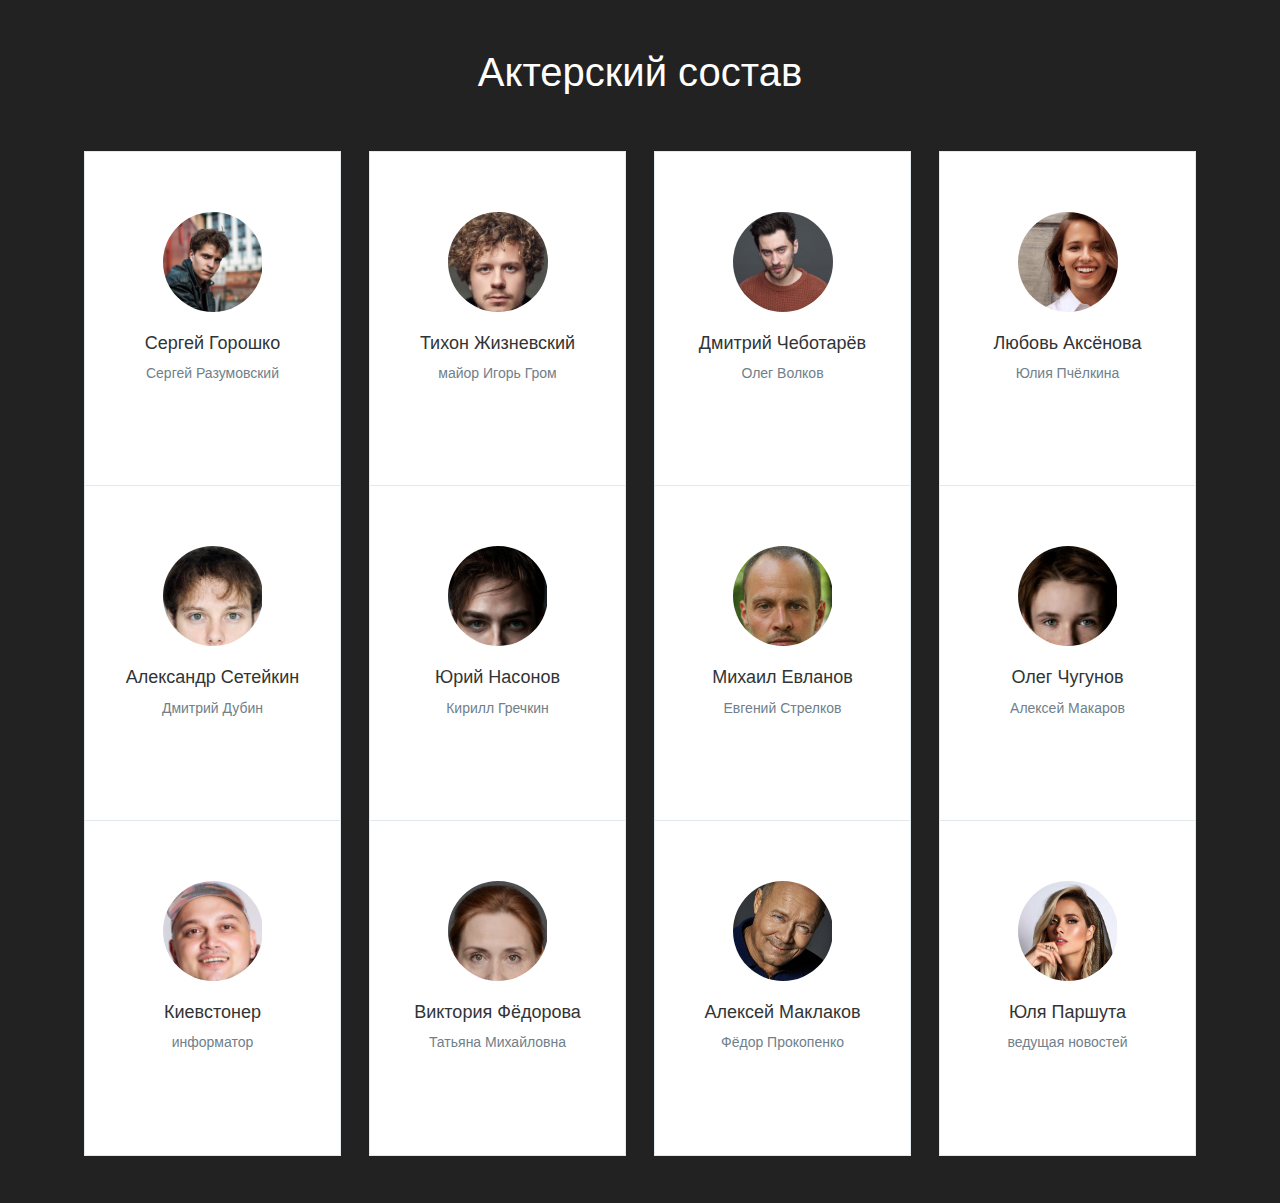
<file: index3.html>
<!DOCTYPE html>
<html>
<head>

  <title>Топ фильм_актеры фильма</title>
  <link href="https://stackpath.bootstrapcdn.com/bootstrap/4.3.1/css/bootstrap.min.css" rel="stylesheet">
  <link rel="stylesheet" href="https://cdnjs.cloudflare.com/ajax/libs/font-awesome/4.7.0/css/font-awesome.min.css">
  <link rel="stylesheet" type="text/css" href="main3.css">
  <link rel="shortcut icon" href="favicon.ico" type="image/x-icon">
  <link rel="icon" href="favicon.ico" type="image/x-icon">
</head>
<body>
<header class="text-center py-5">
<div class="container">
  <h1 class="font-weight-light">Актерский состав</h1>
</div>
</header>
<section class="team pb-5">
  <div class="container">
    <div class="row">
      <div class="col-md-3 col-sm-6 text-center">
        <div class="box">
          <div class="avtar">
            <img class="img-fluid" src="img/s.jpg">
          </div>
          <div class="box_content">
            <h3 class="title">Сергей Горошко</h3>
            <span class="post">Сергей Разумовский
</span>
          </div>
          <ul class="icons">
            <li><a href="#"><i class="fa fa-facebook"></i></a></li>
            <li><a href="#"><i class="fa fa-twitter"></i></a></li>
            <li><a href="#"><i class="fa fa-instagram"></i></a></li>
          </ul>
        </div>
      </div>
      <div class="col-md-3 col-sm-6 text-center">
        <div class="box">
          <div class="avtar">
            <img class="img-fluid" src="img/t.jpg">
          </div>
          <div class="box_content">
            <h3 class="title">
Тихон Жизневский</h3>
            <span class="post">майор Игорь Гром
</span>
          </div>
          <ul class="icons">
            <li><a href="#"><i class="fa fa-facebook"></i></a></li>
            <li><a href="#"><i class="fa fa-twitter"></i></a></li>
            <li><a href="#"><i class="fa fa-linkedin-square"></i></a></li>
          </ul>
        </div>
      </div>
      <div class="col-md-3 col-sm-6 text-center">
        <div class="box">
          <div class="avtar">
            <img class="img-fluid" src="img/d.jpg">
          </div>
          <div class="box_content">
            <h3 class="title">
Дмитрий Чеботарёв
</h3>
            <span class="post">Олег Волков</span>
          </div>
          <ul class="icons">
            <li><a href="#"><i class="fa fa-facebook"></i></a></li>
            <li><a href="#"><i class="fa fa-twitter"></i></a></li>
            <li><a href="#"><i class="fa fa-linkedin-square"></i></a></li>
          </ul>
        </div>
      </div>
      <div class="col-md-3 col-sm-6 text-center">
        <div class="box">
          <div class="avtar">
            <img class="img-fluid" src="img/lk.jpg">
          </div>
          <div class="box_content">
            <h3 class="title">
Любовь Аксёнова

</h3>
            <span class="post">Юлия Пчёлкина</span>
          </div>
          <ul class="icons">
            <li><a href="#"><i class="fa fa-facebook"></i></a></li>
            <li><a href="#"><i class="fa fa-twitter"></i></a></li>
            <li><a href="#"><i class="fa fa-linkedin-square"></i></a></li>
          </ul>
        </div>
      </div>
      <div class="col-md-3 col-sm-6 text-center">
        <div class="box">
          <div class="avtar">
            <img class="img-fluid" src="img/a.jpg">
          </div>
          <div class="box_content">
            <h3 class="title">
Александр Сетейкин</h3>
            <span class="post">Дмитрий Дубин
</span>
          </div>
          <ul class="icons">
            <li><a href="#"><i class="fa fa-facebook"></i></a></li>
            <li><a href="#"><i class="fa fa-twitter"></i></a></li>
            <li><a href="#"><i class="fa fa-linkedin-square"></i></a></li>
          </ul>
        </div>
      </div>
      <div class="col-md-3 col-sm-6 text-center">
        <div class="box">
          <div class="avtar">
            <img class="img-fluid" src="img/n.jpg">
          </div>
          <div class="box_content">
            <h3 class="title">
Юрий Насонов
</h3>
            <span class="post">Кирилл Гречкин</span>
          </div>
          <ul class="icons">
            <li><a href="#"><i class="fa fa-facebook"></i></a></li>
            <li><a href="#"><i class="fa fa-twitter"></i></a></li>
            <li><a href="#"><i class="fa fa-linkedin-square"></i></a></li>
          </ul>
        </div>
      </div>
      <div class="col-md-3 col-sm-6 text-center">
        <div class="box">
          <div class="avtar">
            <img class="img-fluid" src="img/m.jpg">
          </div>
          <div class="box_content">
            <h3 class="title">
Михаил Евланов

</h3>
            <span class="post">Евгений Стрелков</span>
          </div>
          <ul class="icons">
            <li><a href="#"><i class="fa fa-facebook"></i></a></li>
            <li><a href="#"><i class="fa fa-twitter"></i></a></li>
            <li><a href="#"><i class="fa fa-instagram"></i></a></li>
          </ul>
        </div>
      </div>
      <div class="col-md-3 col-sm-6 text-center">
        <div class="box">
          <div class="avtar">
            <img class="img-fluid" src="img/oh.jpg">
          </div>
          <div class="box_content">
            <h3 class="title">
Олег Чугунов
</h3>
            <span class="post">Алексей Макаров</span>
          </div>
          <ul class="icons">
            <li><a href="#"><i class="fa fa-facebook"></i></a></li>
            <li><a href="#"><i class="fa fa-twitter"></i></a></li>
            <li><a href="#"><i class="fa fa-instagram"></i></a></li>
          </ul>
        </div>
      </div>
      <div class="col-md-3 col-sm-6 text-center">
        <div class="box">
          <div class="avtar">
            <img class="img-fluid" src="img/k.jpg">
          </div>
          <div class="box_content">
            <h3 class="title">
Киевстонер

</h3>
            <span class="post">информатор</span>
          </div>
          <ul class="icons">
            <li><a href="#"><i class="fa fa-facebook"></i></a></li>
            <li><a href="#"><i class="fa fa-twitter"></i></a></li>
            <li><a href="#"><i class="fa fa-instagram"></i></a></li>
          </ul>
        </div>
      </div>
      <div class="col-md-3 col-sm-6 text-center">
        <div class="box">
          <div class="avtar">
            <img class="img-fluid" src="img/v.jpg">
          </div>
          <div class="box_content">
            <h3 class="title">
Виктория Фёдорова

</h3>
            <span class="post">Татьяна Михайловна
</span>
          </div>
          <ul class="icons">
            <li><a href="#"><i class="fa fa-facebook"></i></a></li>
            <li><a href="#"><i class="fa fa-twitter"></i></a></li>
            <li><a href="#"><i class="fa fa-instagram"></i></a></li>
          </ul>
        </div>
      </div>
      <div class="col-md-3 col-sm-6 text-center">
        <div class="box">
          <div class="avtar">
            <img class="img-fluid" src="img/am.jpg">
          </div>
          <div class="box_content">
            <h3 class="title">Алексей Маклаков</h3>
            <span class="post">Фёдор Прокопенко

</span>
          </div>
          <ul class="icons">
            <li><a href="#"><i class="fa fa-facebook"></i></a></li>
            <li><a href="#"><i class="fa fa-twitter"></i></a></li>
            <li><a href="#"><i class="fa fa-instagram"></i></a></li>
          </ul>
        </div>
      </div>
      <div class="col-md-3 col-sm-6 text-center">
        <div class="box">
          <div class="avtar">
            <img class="img-fluid" src="img/p.jpg">
          </div>
          <div class="box_content">
            <h3 class="title">
Юля Паршута
</h3>
            <span class="post">

ведущая новостей

</span>
          </div>
          <ul class="icons">
            <li><a href="#"><i class="fa fa-facebook"></i></a></li>
            <li><a href="#"><i class="fa fa-twitter"></i></a></li>
            <li><a href="#"><i class="fa fa-instagram"></i></a></li>
          </ul>
        </div>
      </div>
    </div>
  </div>
</section>
</body>
</html>
</file>
<file: main3.css>
.box{
  background-color: #fff;
  box-shadow: 0 0 0 1px #E2E9ED;
  padding: 60px 10px;
  position: relative;
  z-index: 0;
  transition: 0.2s all;
}
html, body {

	 background: #222222;
}
.box:hover{
  z-index: 1;
  box-shadow: 0 8px 50px rgba(0, 0, 0, 0.2);
  transform: scale(1.05);
}
.box .avtar {
width: 100px;
height: 100px;
border-radius: 100%;
overflow: hidden;
margin: 0 auto 20px;
}
.box .box_content{
  margin: 10px 0;
}
.box .box_content .title{
  color: #313435;
  font-family: 'Roboto', sans-serif;
  font-size: 18px;
  font-weight: 500;
  line-height: 1.4rem;
  margin: 0;
}
.text-center{
  color: white;
}
.box .box_content .post{
  font-family: 'Roboto', sans-serif;
  font-size: 14px;
    line-height: 2.375rem;
    color: #6F808A;
}
.box .icons{
  margin: 0;
  padding: 0;
  list-style-type: none;
  opacity: 0;
  transform: translateY(10px);
  transform: 0.2s all
}
.box:hover .icons{
  opacity: 1;
  transform: translateY(0px);
}
.box .icons li{
display: inline-block;
margin: 0 10px;
}
.box .icons li a{
  color: #515F65;
}
</file>
